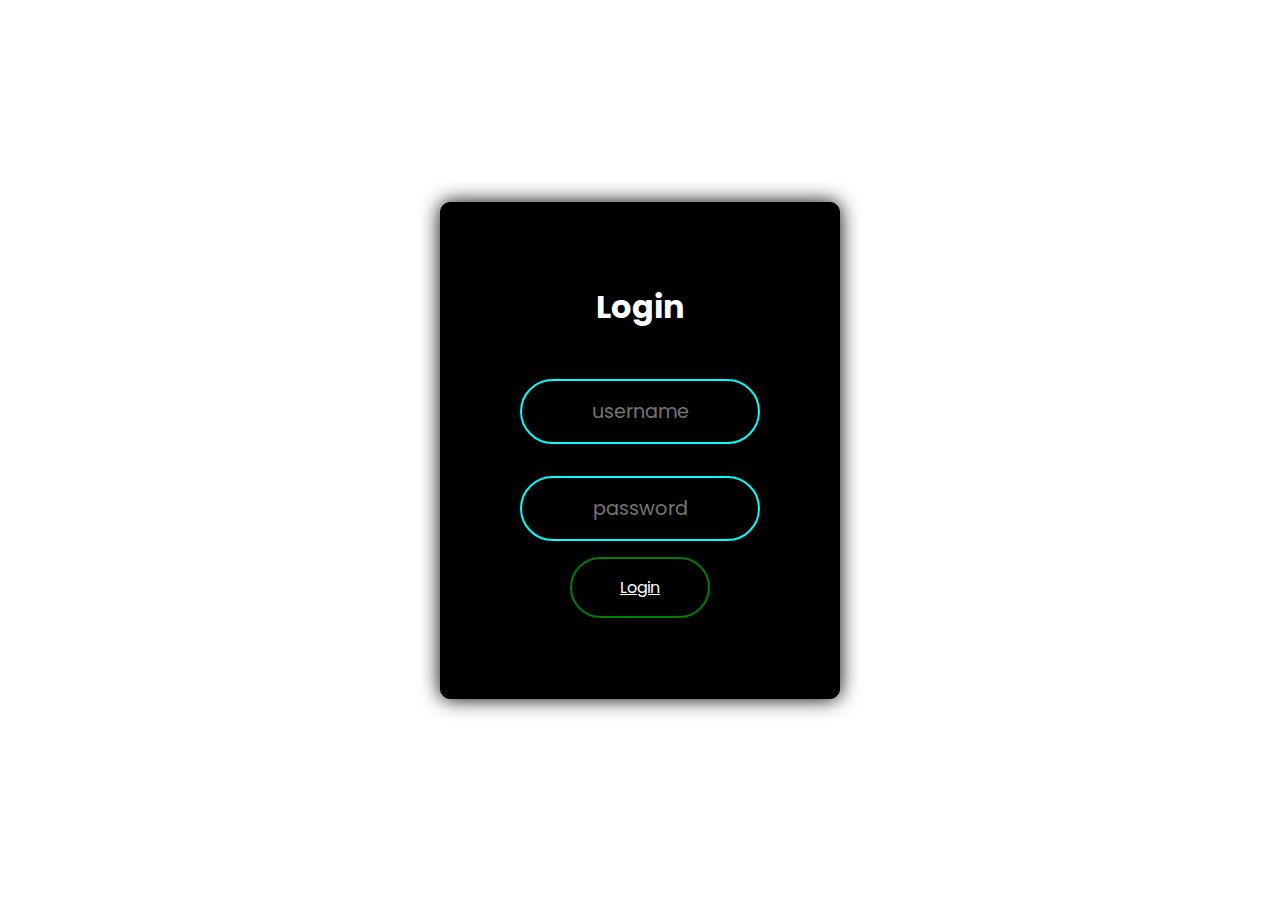
<file: animated-login-form/index.html>
<!DOCTYPE html>
<html lang="en">

<head>
    <meta charset="UTF-8">
    <meta http-equiv="X-UA-Compatible" content="IE=edge">
    <meta name="viewport" content="width=device-width, initial-scale=1.0">
    <title> Animated Login Form </title>
    <link rel="stylesheet" href="style.css">
</head>

<body>

    <div class="form-container">
        <h2 class="login-title"> Login </h2>
        <input type="text" name="text" class="userName" placeholder="username">
        <input type="password" name="password" class="userPassword" placeholder="password">
        <button class="loginBtn"> Login </button>
    </div>

    <!-- Animated Login form using HTML and CSS by raju_webdev [Geeks Help] -->
</body>
</html>
</file>
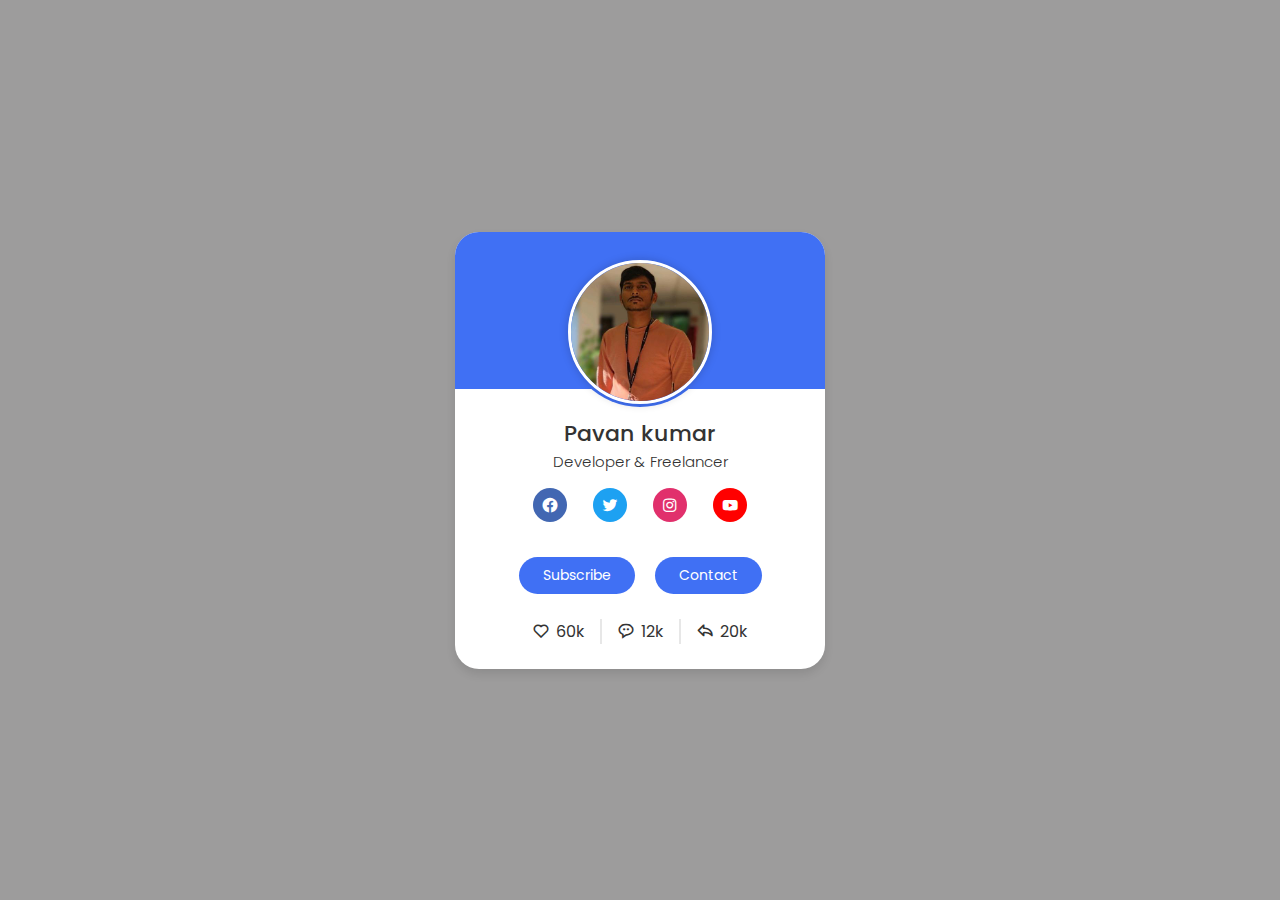
<file: card-profile/index.html>
<!DOCTYPE html>
<html lang="en">
  <head>
    <meta charset="UTF-8" />
    <meta name="viewport" content="width=device-width, initial-scale=1.0" />
    <title>Profile Card</title>
    <!-- CSS  -->
    <link rel="stylesheet" href="./style.css" />
    <!-- Icons -->
    <link
      href="https://unpkg.com/boxicons@2.1.4/css/boxicons.min.css"
      rel="stylesheet"
    />
  </head>
  <body>
    <div class="profile-card">
      <div class="image">
        <img src="./img.jpg" alt="" class="profile-img" />
      </div>
      <div class="text-data">
        <span class="name">Pavan kumar</span>
        <span class="job">Developer & Freelancer</span>
      </div>
      <div class="media-buttons">
        <a href="#" class="link" style="background: #4267b2">
          <i class="bx bxl-facebook-circle"></i>
        </a>
        <a href="#" class="link" style="background: #1da1f2">
          <i class="bx bxl-twitter"></i>
        </a>
        <a href="#" class="link" style="background: #e1306c">
          <i class="bx bxl-instagram"></i>
        </a>
        <a href="#" class="link" style="background: #ff0000">
          <i class="bx bxl-youtube"></i>
        </a>
      </div>
      <div class="buttons">
        <button class="button">Subscribe</button>
        <button class="button">Contact</button>
      </div>
      <div class="analytics">
        <div class="data">
          <i class="bx bx-heart"></i>
          <span class="number">60k</span>
        </div>
        <div class="data">
          <i class="bx bx-message-rounded-dots"></i>
          <span class="number">12k</span>
        </div>
        <div class="data">
          <i class="bx bx-share"></i>
          <span class="number">20k</span>
        </div>
      </div>
    </div>
  </body>
</html>
</file>
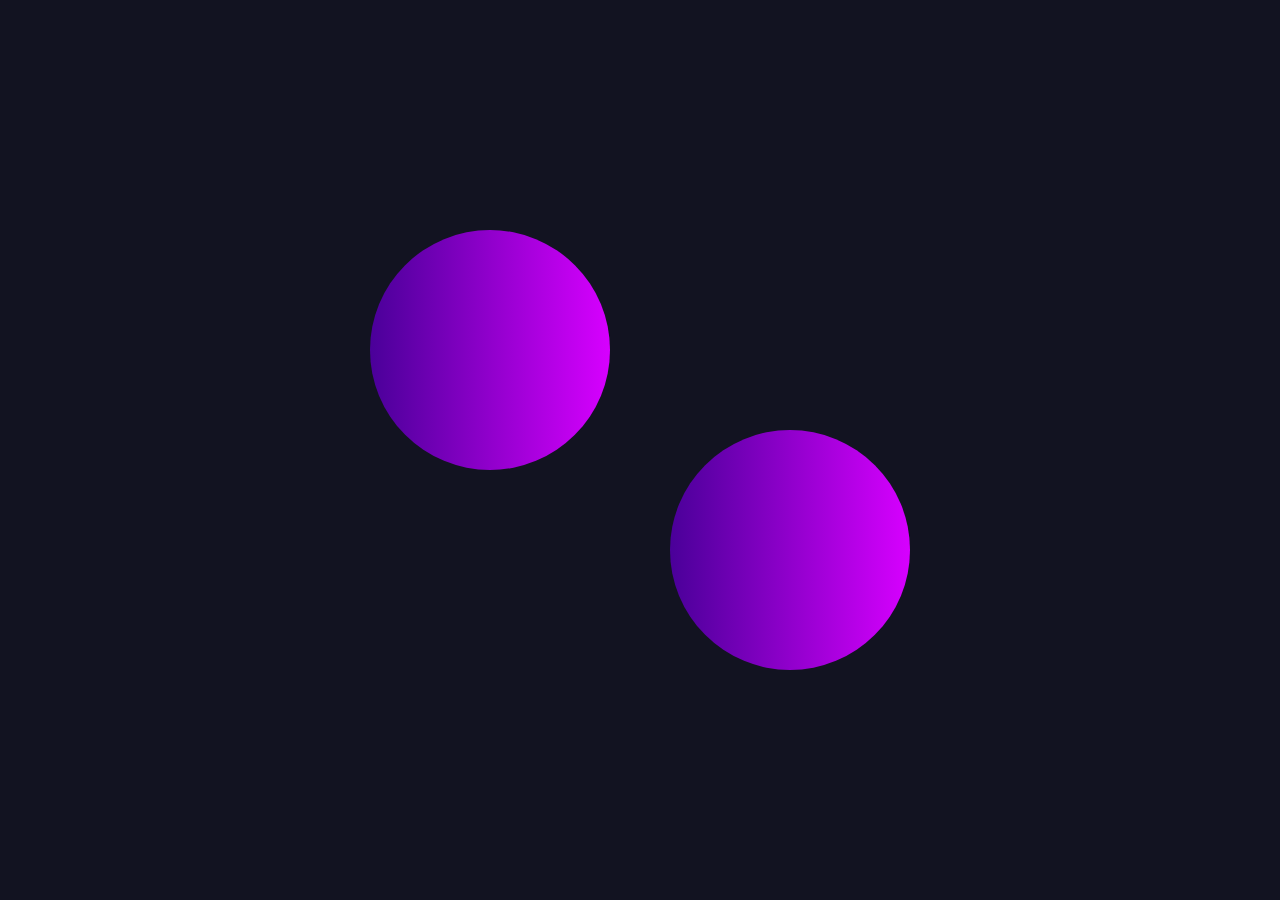
<file: flipping-card/index.html>
<!DOCTYPE html>
<html lang="en">
  <head>
    <meta charset="UTF-8" />
    <meta name="viewport" content="width=device-width, initial-scale=1.0" />
    <title>Flipping Card</title>
    <link rel="stylesheet" href="./style.css" />
  </head>
  <body>
    <section>
      <div class="card front-face"></div>
    </section>
  </body>
</html>
</file>
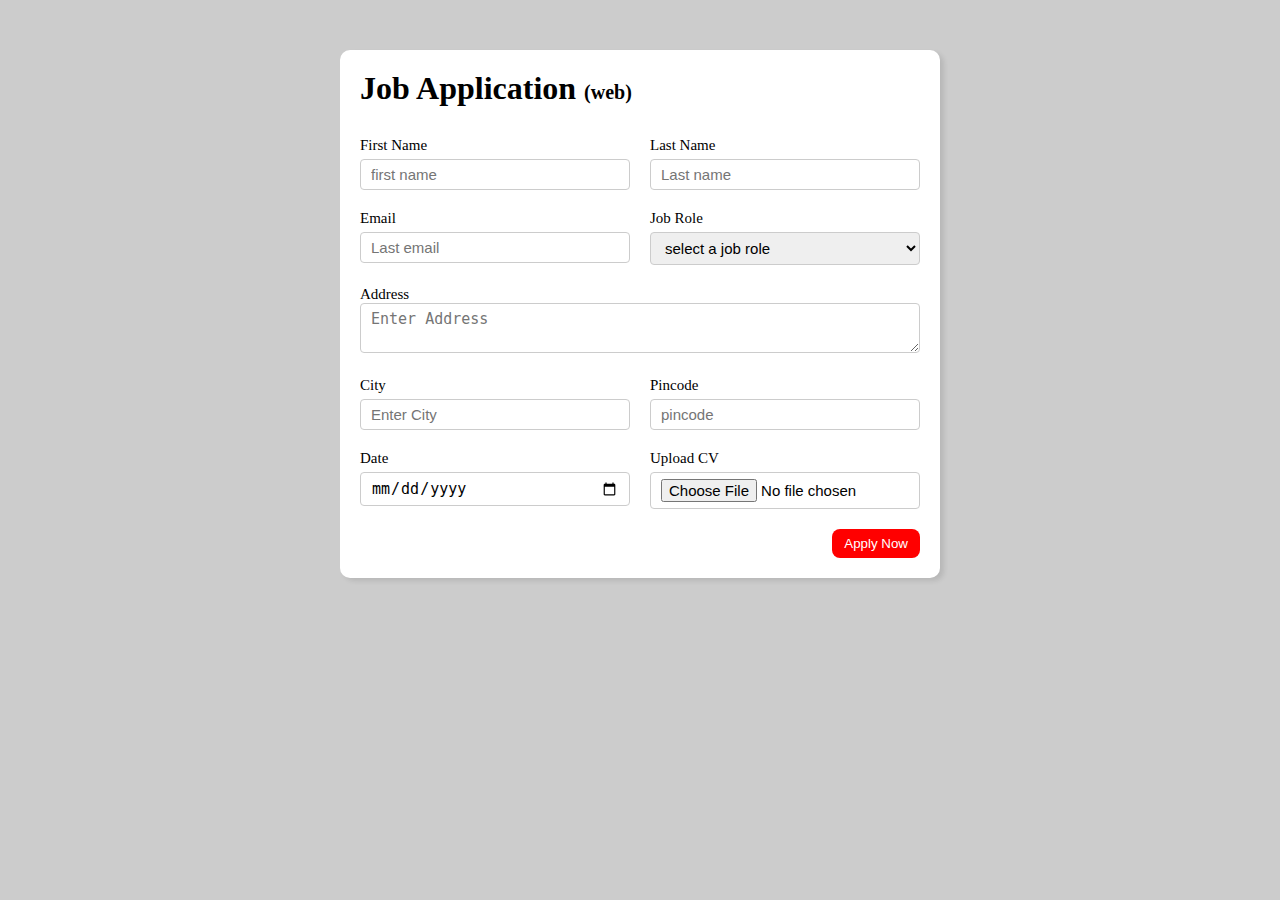
<file: job-application-form/index.html>
<!DOCTYPE html>
<html lang="en">
  <head>
    <meta charset="UTF-8" />
    <meta name="viewport" content="width=device-width, initial-scale=1.0" />
    <title>Job Application</title>
    <link rel="stylesheet" href="./styles.css" />
  </head>
  <body>
    <div class="container">
      <div class="apply_box">
        <h1>Job Application <span class="title_small">(web)</span></h1>
        <form action="">
          <div class="form_container">
            <div class="form_control">
              <label for="first_name">First Name</label>
              <input
                type="text"
                id="first_name"
                placeholder="first name"
                name="first_name"
              />
            </div>
            <div class="form_control">
              <label for="last_name">Last Name</label>
              <input
                type="text"
                id="last_name"
                placeholder="Last name"
                name="last_name"
              />
            </div>
            <div class="form_control">
              <label for="email">Email </label>
              <input
                type="email"
                id="email"
                placeholder="Last email"
                name="email"
              />
            </div>
            <div class="form_control">
              <label for="job_role">Job Role </label>
              <select name="job_role" id="job_role">
                <option value="">select a job role</option>
                <option value="frontend">Frontend Developer</option>
                <option value="backend">Backend Developer</option>
                <option value="full_stack">Full Stack Developer</option>
                <option value="ui_ux">UI/UX</option>
              </select>
            </div>
            <div class="textarea_control">
              <label for="address">Address </label>
              <textarea
                name="address"
                id="address"
                cols="50"
                placeholder="Enter Address"
                row="10"
              ></textarea>
            </div>
            <div class="form_control">
              <label for="city">City </label>
              <input
                type="text"
                id="city"
                placeholder="Enter City"
                name="city"
              />
            </div>
            <div class="form_control">
              <label for="pincode">Pincode</label>
              <input
                type="number"
                id="pincode"
                placeholder="pincode"
                name="Pincode"
              />
            </div>
            <div class="form_control">
              <label for="date">Date</label>
              <input type="date" id="date" name="date" />
            </div>
            <div class="form_control">
              <label for="cv">Upload CV</label>
              <input type="file" id="cv" name="cv" />
            </div>
          </div>
          <div class="button">
            <button type="submit">Apply Now</button>
          </div>
        </form>
      </div>
    </div>
  </body>
</html>
</file>
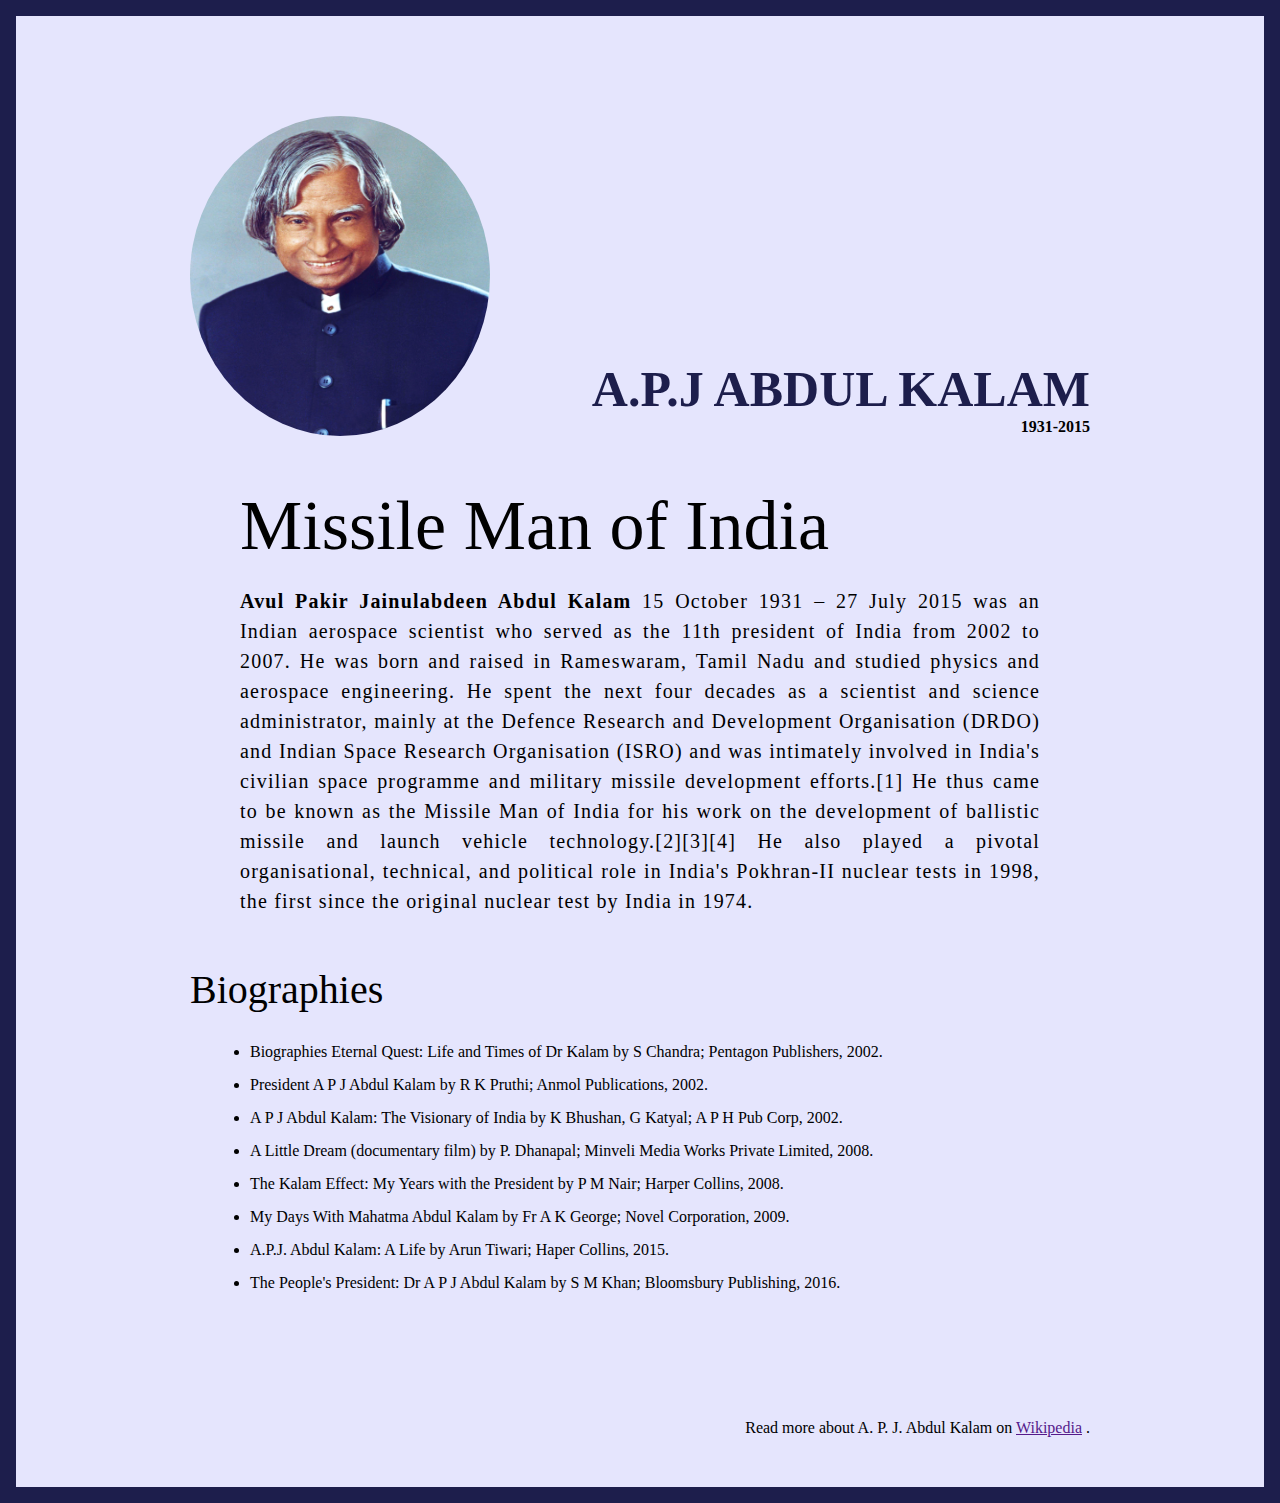
<file: tribute-page/index.html>
<!DOCTYPE html>
<html lang="en">
  <head>
    <meta charset="UTF-8" />
    <meta name="viewport" content="width=device-width, initial-scale=1.0" />
    <link rel="stylesheet" href="./style.css" />
    <title>Tribute Page</title>
  </head>
  <body>
    <div class="container">
      <div class="content">
        <section class="top_section">
          <div class="image_container">
            <img src="./images//apj.jpg" alt="image" />
          </div>
          <div>
            <h1>A.P.J Abdul Kalam</h1>
            <h4>1931-2015</h4>
          </div>
        </section>
        <section class="about_section">
          <h2>Missile Man of India</h2>
          <p>
            <b>Avul Pakir Jainulabdeen Abdul Kalam</b> 15 October 1931 – 27 July
            2015 was an Indian aerospace scientist who served as the 11th
            president of India from 2002 to 2007. He was born and raised in
            Rameswaram, Tamil Nadu and studied physics and aerospace
            engineering. He spent the next four decades as a scientist and
            science administrator, mainly at the Defence Research and
            Development Organisation (DRDO) and Indian Space Research
            Organisation (ISRO) and was intimately involved in India's civilian
            space programme and military missile development efforts.[1] He thus
            came to be known as the Missile Man of India for his work on the
            development of ballistic missile and launch vehicle
            technology.[2][3][4] He also played a pivotal organisational,
            technical, and political role in India's Pokhran-II nuclear tests in
            1998, the first since the original nuclear test by India in 1974.
          </p>
        </section>
        <section class="biography">
          <h1>Biographies</h1>
          <ul>
            <li>
              Biographies Eternal Quest: Life and Times of Dr Kalam by S
              Chandra; Pentagon Publishers, 2002.
            </li>
            <li>
              President A P J Abdul Kalam by R K Pruthi; Anmol Publications,
              2002.
            </li>
            <li>
              A P J Abdul Kalam: The Visionary of India by K Bhushan, G Katyal;
              A P H Pub Corp, 2002.
            </li>
            <li>
              A Little Dream (documentary film) by P. Dhanapal; Minveli Media
              Works Private Limited, 2008.
            </li>
            <li>
              The Kalam Effect: My Years with the President by P M Nair; Harper
              Collins, 2008.
            </li>
            <li>
              My Days With Mahatma Abdul Kalam by Fr A K George; Novel
              Corporation, 2009.
            </li>
            <li>
              A.P.J. Abdul Kalam: A Life by Arun Tiwari; Haper Collins, 2015.
            </li>
            <li>
              The People's President: Dr A P J Abdul Kalam by S M Khan;
              Bloomsbury Publishing, 2016.
            </li>
          </ul>
        </section>
        <footer>
          <p>
            Read more about A. P. J. Abdul Kalam on <a href="">Wikipedia</a> .
          </p>
        </footer>
      </div>
    </div>
  </body>
</html>
</file>
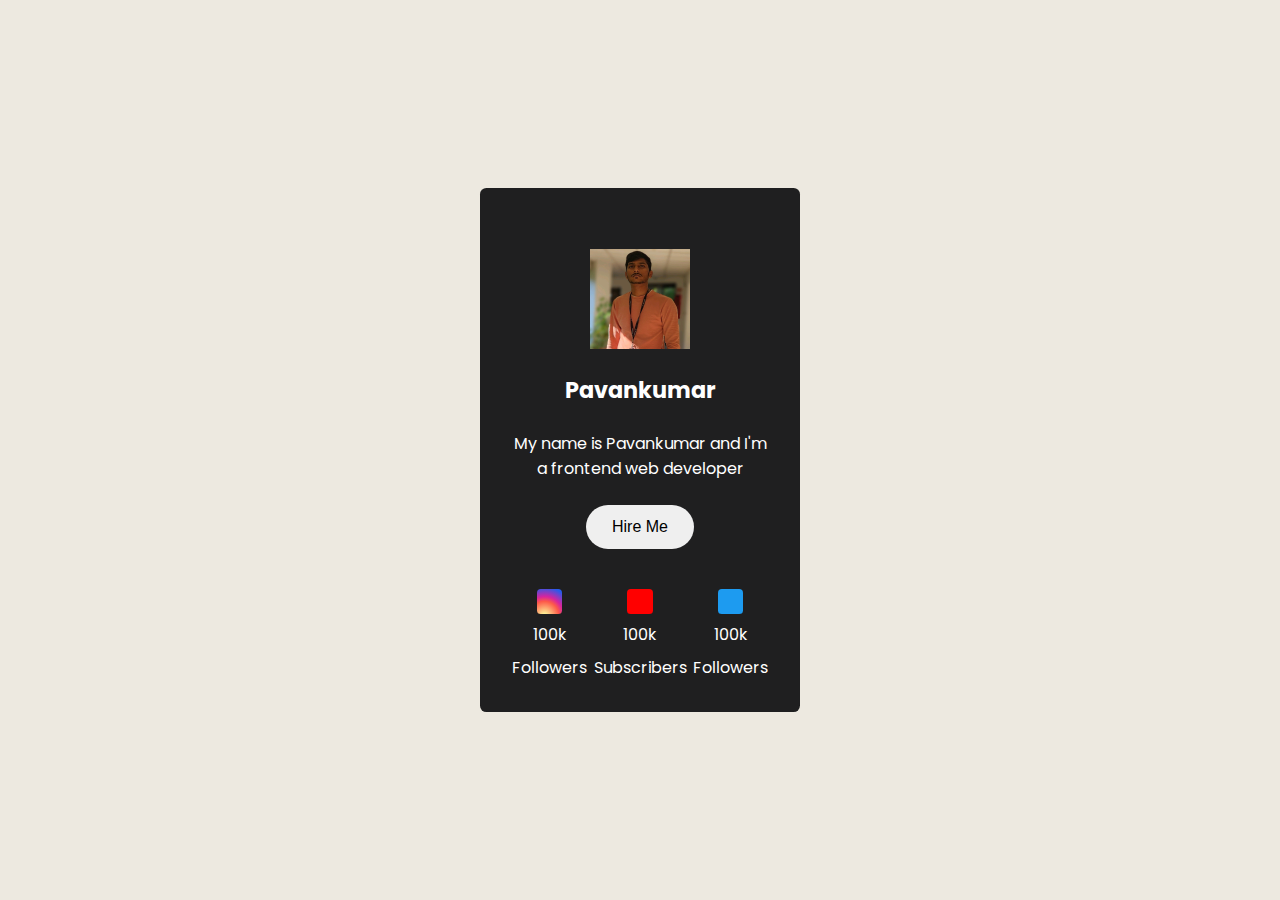
<file: user-profile-card/index.html>
<!DOCTYPE html>
<html lang="en">
  <head>
    <meta charset="UTF-8" />
    <meta http-equiv="X-UA-Compatible" content="IE=edge" />
    <meta name="viewport" content="width=device-width, initial-scale=1.0" />
    <title>User Profile Card</title>
    <link
      rel="stylesheet"
      href="https://cdnjs.cloudflare.com/ajax/libs/font-awesome/6.2.1/css/all.min.css"
      integrity="sha512-MV7K8+y+gLIBoVD59lQIYicR65iaqukzvf/nwasF0nqhPay5w/9lJmVM2hMDcnK1OnMGCdVK+iQrJ7lzPJQd1w=="
      crossorigin="anonymous"
      referrerpolicy="no-referrer"
    />
    <link rel="stylesheet" href="style.css" />
  </head>

  <body>
    <div class="card-container">
      <div class="cart-top-navigation">
        <li>
          <i class="fa-solid fa-arrow-left"></i>
        </li>
        <ul>
          <i id="heart" class="fa-regular fa-heart"></i>
          <i class="fa-solid fa-bars"></i>
        </ul>
      </div>
      <div class="user-image">
        <!-- Replace "/user.png" with the image of your which you want to show on your profile card-->
        <img src="./user.jfif" alt="" />
      </div>
      <h2 class="user-name">Pavankumar</h2>
      <p class="about-user">
        My name is Pavankumar and I'm a frontend web developer
      </p>
      <button class="hire-me">Hire Me</button>

      <div class="social-container">
        <div class="social-item">
          <li class="instagram">
            <i class="fa-brands fa-instagram"></i>
          </li>
          <span class="followers">100k</span>
          <span class="followers">Followers</span>
        </div>
        <div class="social-item">
          <li class="youtube">
            <i class="fa-brands fa-youtube"></i>
          </li>
          <span class="subscribers">100k</span>
          <span class="subscribers">Subscribers</span>
        </div>
        <div class="social-item">
          <li class="twitter">
            <i class="fa-brands fa-twitter"></i>
          </li>
          <span class="followers">100k</span>
          <span class="followers">Followers</span>
        </div>
      </div>
    </div>
  </body>
  <script src="script.js"></script>
</html>
</file>
<file: animated-login-form/style.css>
@import url('https://fonts.googleapis.com/css2?family=Poppins:wght@300&display=swap');

* {
    margin: 0;
    padding: 0;
    box-sizing: border-box;
    font-family: 'Poppins', sans-serif;
}

body {
    display: flex;
    justify-content: center;
    align-items: center;
    width: 100%;
    height: 100vh;
}

.form-container {
    display: flex;
    justify-content: center;
    align-items: center;
    flex-direction: column;
    background-color: black;
    color: white;
    width: 25rem;
    border-radius: 10px;
    padding: 5em 2rem;
    box-shadow: 0px 0px 20px 0px black;
    border: 1px solid black;
}

.login-title {
    font-size: 2rem;
    margin-bottom: 2rem;
}

.userName,
.userPassword {
    text-align: center;
    border: 2px solid cyan;
    margin: 1rem;
    color: white;
    background: transparent;
    padding: 1rem 2rem;
    border-radius: 3rem;
    width: 15rem;
    font-size: 1.2rem;
    outline: none;
    transition: all .2s ease-in-out;
}

.userName:focus,
.userPassword:focus {
    width: 20rem;
    animation-name: colorChange;
    animation-duration: 10s;
    animation-iteration-count: infinite;
}

@keyframes colorChange {

    0% {
        border-color: green;
        color: green;
    }

    10% {
        border-color: yellow;
        color: yellow;

    }

    20% {
        border-color: hotpink;
        color: hotpink;
    }

    30% {
        border-color: red;
        color: red;
    }

    40% {
        border-color: purple;
        color: purple;
    }

    50% {
        border-color: yellow;
        color: yellow;

    }

    60% {
        border-color: cyan;
        color: cyan;
    }

    70% {
        border-color: skyblue;
        color: skyblue;
    }

    80% {
        border-color: pink;
        color: pink;
    }

    90% {
        border-color: red;
        color: red;
    }

    100% {
        border-color: yellow;
        color: yellow;
    }
}

.loginBtn {
    background: transparent;
    border: 2px solid green;
    padding: 1rem 3rem;
    border-radius: 6rem;
    text-decoration: underline;
    font-size: 1rem;
    color: white;
    cursor: pointer;
    transition: all .3s ease-in-out;
}

.loginBtn:hover {
    background: green;
    border: 2px solid green;
}
</file>
<file: card-profile/style.css>
@import url("https://fonts.googleapis.com/css2?family=Poppins:wght300;400;500&display=swap");

* {
  margin: 0;
  padding: 0;
  box-sizing: border-box;
  font-family: "Poppins", sans-serif;
}
body {
  height: 100vh;
  display: flex;
  justify-content: center;
  align-items: center;
  background-color: #9d9c9c;
}
.profile-card {
  display: flex;
  justify-content: center;
  align-items: center;
  flex-direction: column;
  max-width: 370px;
  width: 100%;
  background: #fff;
  border-radius: 24px;
  padding: 25px;
  box-shadow: 0 5px 10px rgba(0, 0, 0, 0.1);
  position: relative;
}
.profile-card::before {
  content: "";
  position: absolute;
  top: 0;
  left: 0;
  height: 36%;
  width: 100%;
  border-radius: 24px 24px 0 0;
  background-color: #4070f4;
}
.image {
  position: relative;
  height: 150px;
  width: 150px;
  border-radius: 50%;
  background-color: #4070f4;
  padding: 3px;
  margin-bottom: 10px;
}
.image .profile-img {
  height: 100%;
  width: 100%;
  object-fit: cover;
  border-radius: 50%;
  border: 3px solid #fff;
  box-shadow: 0 0 10px rgba(0, 0, 0, 0.2);
  transition: all 0.3s ease;
}
.profile-card .text-data {
  display: flex;
  flex-direction: column;
  align-items: center;
  color: #333;
}
.text-data .name {
  font-size: 22px;
  font-weight: 500;
}
.text-data .job {
  font-size: 15px;
  font-weight: 300;
}
.profile-card .media-buttons {
  display: flex;
  align-items: center;
  margin-top: 15px;
  width: 100%;
  justify-content: center;
  gap: 10px;
  flex-wrap: wrap;
  padding: 0 10px;
  margin-bottom: 10px;
}
.media-buttons .link {
  display: flex;
  justify-content: center;
  align-items: center;
  color: white !important;
  height: 34px;
  width: 34px;
  font-size: 18px;
  border-radius: 50%;
  margin: 0 8px;
  background: #4070f4;
  text-decoration: none;
}

.profile-card .buttons {
  display: flex;
  align-items: center;
  margin-top: 25px;
}
.buttons .button {
  font-size: 14px;
  font-weight: 400;
  color: white;
  border-radius: 24px;
  margin: 0 10px;
  padding: 8px 24px;
  border: none;
  background: #4070f4;
  cursor: pointer;
  transition: all 0.3s ease;
}
.buttons .button:hover {
  background: #0e4bf1;
}

.profile-card .analytics {
  display: flex;
  align-items: center;
  margin-top: 25px;
}
.analytics .data {
  display: flex;
  align-items: center;
  color: #333;
  padding: 0 15px;
  border-right: 2px solid #e7e7e7;
}
.data i {
  font-size: 18px;
  margin-right: 6px;
}
.data:last-child {
  border-right: none;
}
</file>
<file: flipping-card/style.css>
@import url("https://fonts.googleapis.com/css2?family=Poppins:wght@300;400;500;600&display=swap");
* {
  margin: 0;
  padding: 0;
  box-sizing: border-box;
  font-family: "Poppins", sans-serif;
}

section {
  position: relative;
  min-height: 100vh;
  width: 100%;
  background: #121321;
  display: flex;
  align-items: center;
  justify-content: center;
}

section::before {
  content: "";
  position: absolute;
  height: 240px;
  width: 240px;
  border-radius: 50%;
  transform: translate(-150px, -100px);
  background: linear-gradient(90deg, #4a0099, #d700ff);
}
section::after {
  content: "";
  position: absolute;
  height: 240px;
  width: 240px;
  border-radius: 50%;
  transform: translate(150px, 100px);
  background: linear-gradient(90deg, #4a0099, #d700ff);
}
</file>
<file: job-application-form/styles.css>
* {
  padding: 0;
  margin: 0;
  box-sizing: border-box;
}
body {
  background-color: #ccc;
}
.container {
  max-width: 900px;
  margin: 0 auto;
}
.apply_box {
  max-width: 600px;
  padding: 20px;
  margin: 0 auto;
  background-color: white;
  margin-top: 50px;
  box-shadow: 4px 3px 5px rgba(1, 1, 1, 0.1);
  border-radius: 10px;
}
.title_small {
  font-size: 20px;
}
.form_container {
  margin-top: 30px;
  display: grid;
  grid-template-columns: repeat(auto-fit, minmax(200px, 1fr));
  gap: 20px;
}
.form_control {
  display: flex;
  flex-direction: column;
}
label {
  font-size: 15px;
  margin-bottom: 5px;
}
input,
select,
textarea {
  padding: 6px 10px;
  border: 1px solid #ccc;
  border-radius: 4px;
  font-size: 15px;
}
.button {
  display: flex;
  justify-content: end;
  margin-top: 20px;
}
button {
  background-color: red;
  border: transparent solid 2px;
  padding: 5px 10px;
  color: white;
  border-radius: 8px;
  transition: 0.3s ease-in;
}
button:hover {
  background-color: grey;
  border: 2px solid red;
  color: black;
  transition: 0.3s ease-out;
  cursor: pointer;
}
.textarea_control {
  grid-column: 1 / span 2;
}
.textarea_control textarea {
  width: 100%;
}
@media (max-width: 460px) {
  .textarea_control {
    grid-column: 1 / span 1;
  }
}
</file>
<file: tribute-page/style.css>
* {
  box-sizing: border-box;
  padding: 0;
  margin: 0;
}

.container {
  background-color: #e5e5fd;
  min-height: 100vh;
  border: 16px solid #1d1e4c;
}

.content {
  max-width: 900px;
  margin: 0 auto;
}
.top_section {
  margin-top: 100px;
  display: flex;
  justify-content: space-between;
  align-items: flex-end;
}
.top_section h1 {
  font-size: 50px;
  font-weight: bold;
  color: #1d1e4c;
  text-transform: uppercase;
}
.top_section h4 {
  text-align: end;
}
.image_container {
  border-radius: 50%;
  overflow: hidden;
}
.image_container,
img {
  width: 300px;
  height: 320px;
}
.about_section {
  margin: 50px;
}
.about_section h2 {
  font-size: 70px;
  font-weight: 400;
  margin-bottom: 20px;
}
.about_section p {
  font-size: 20px;
  line-height: 30px;
  letter-spacing: 1.2px;
  text-align: justify;
}
.biography {
  margin-bottom: 127px;
}
.biography h1 {
  font-size: 40px;
  font-weight: 400;
  margin-bottom: 30px;
}
.biography ul {
  margin-left: 60px;
}
.biography li {
  margin-bottom: 15px;
}
footer {
  margin: 50px 0;
}
footer p {
  text-align: end;
}
</file>
<file: user-profile-card/style.css>
@import url("https://fonts.googleapis.com/css2?family=Poppins:wght@300&display=swap");

* {
  margin: 0;
  padding: 0;
  box-sizing: border-box;
}

body {
  font-family: "Poppins", sans-serif;
  width: 100%;
  height: 100vh;
  display: flex;
  justify-content: center;
  padding: 1rem;
  align-items: center;
  background-color: rgb(237, 233, 224);
}

.card-container {
  background-color: rgb(31, 31, 32);
  color: white;
  padding: 2rem;
  width: 20rem;
  margin: 0.5rem;
  border-radius: 0.4rem;
}

.cart-top-navigation {
  display: flex;
  justify-content: space-between;
}

.cart-top-navigation li,
.cart-top-navigation ul {
  list-style: none;
  font-size: 1.2rem;
}

.cart-top-navigation ul i {
  margin-left: 10px;
}

.user-image {
  position: relative;
  width: 100px;
  height: 100px;
  margin: 0 auto;
}

.user-image img {
  position: absolute;
  top: 0;
  left: 0;
  width: 100%;
}

.user-name,
.about-user {
  text-align: center;
  margin-top: 1.5rem;
}

.user-name {
  font-size: 1.4rem;
}

.hire-me {
  /* width: 8rem; */
  margin: 1.5rem auto;
  display: block;
  border: none;
  padding: 0.8rem 1.6rem;
  border-radius: 2rem;
  font-size: 1rem;
  cursor: pointer;
}

.hire-me:hover {
  background: radial-gradient(
    circle at 100% 107%,
    #fdf497 0%,
    #fdf497 5%#fd5949 45%,
    #d6249f 60%,
    #285aeb 90%
  );
}

.social-container {
  display: flex;
  justify-content: space-between;
  align-items: center;
  flex-wrap: wrap;
}

.social-item {
  display: flex;
  justify-content: center;
  align-items: center;
  flex-direction: column;
  margin-top: 1rem;
}

.social-item li {
  list-style: none;
  padding: 0.8rem;
  border-radius: 15%;
}

.instagram {
  background: radial-gradient(
    circle at 30% 107%,
    #fdf497 0%,
    #fdf497 5%,
    #fd5949 45%,
    #d6249f 60%,
    #285aeb 90%
  );
}

.youtube {
  background-color: #ff0000;
}

.twitter {
  background-color: #1d9bf0;
}

.social-item i {
  font-size: 1.5rem;
}

.social-item span {
  margin-top: 0.5rem;
}
</file>
